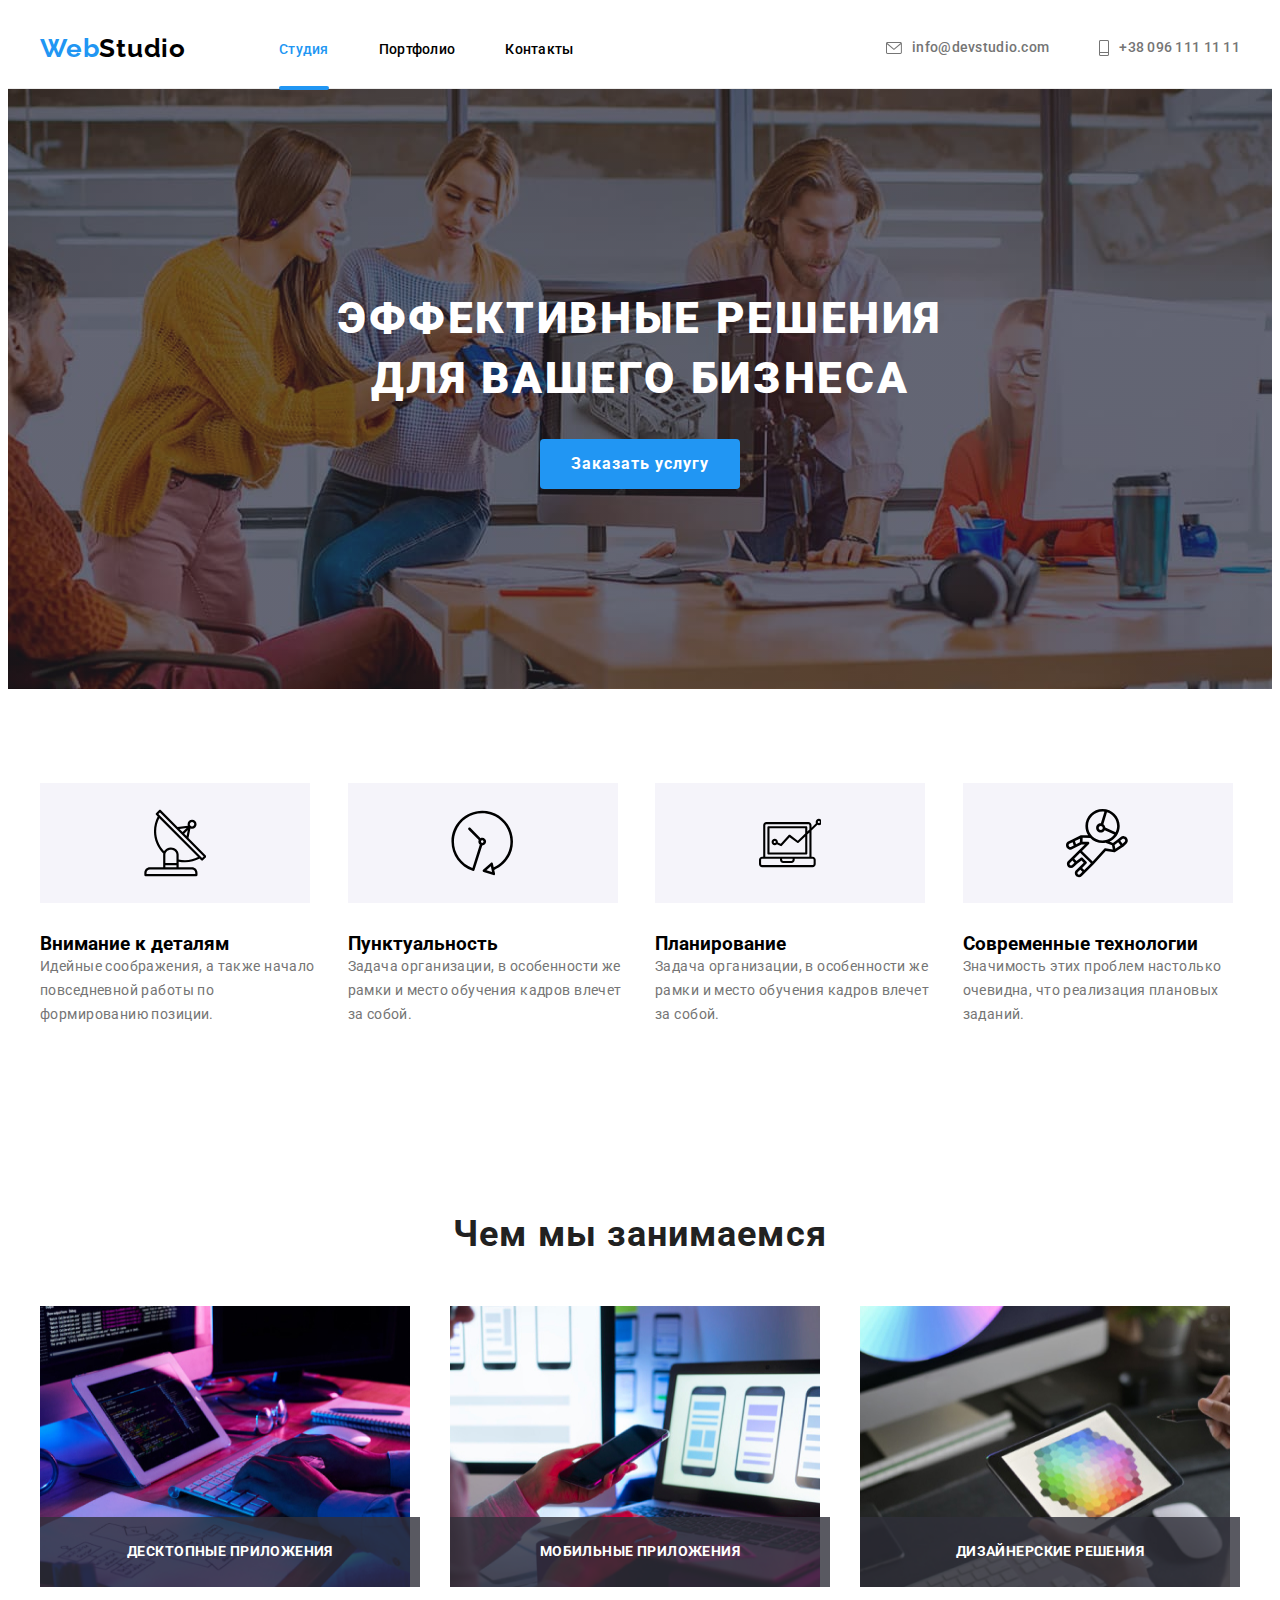
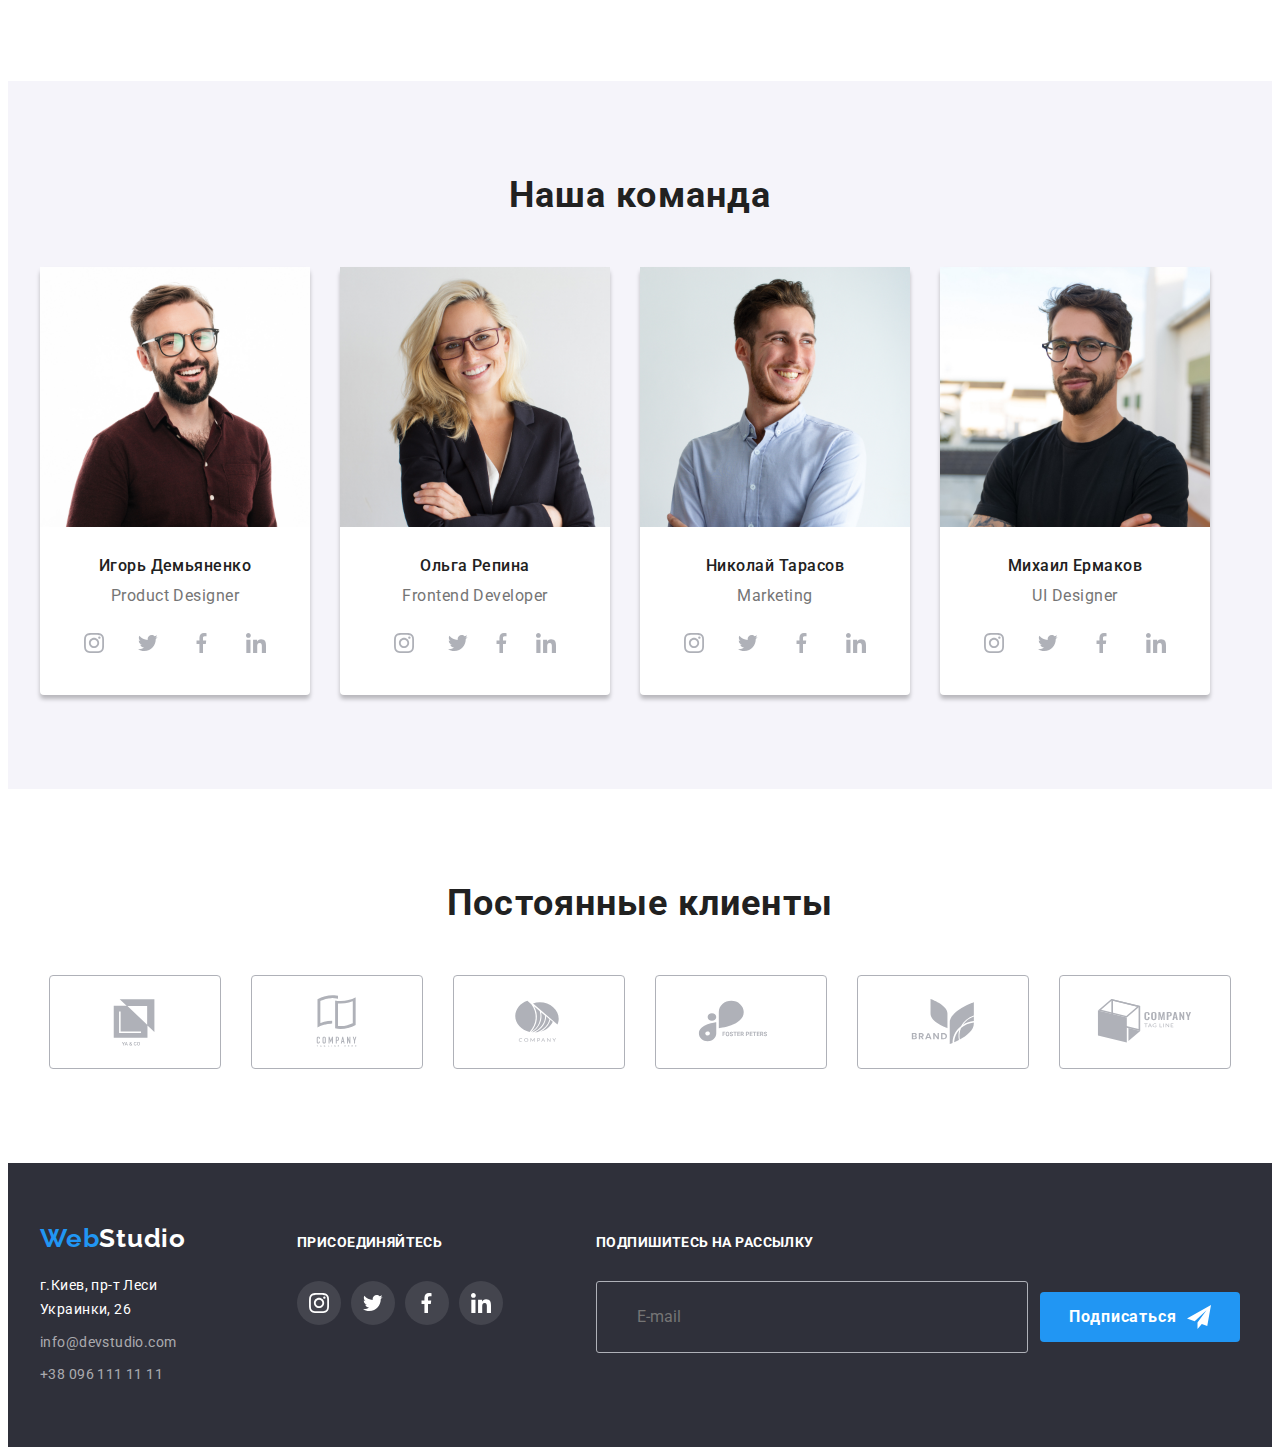
<file: index.html>
<!DOCTYPE html>

<html lang="en">

<head>
    <meta charset="UTF-8">
    <meta http-equiv="X-UA-Compatible" content="IE=edge">
    <meta name="viewport" content="width=device-width, initial-scale=1.0">
    <title>Document</title>
    <link rel="preconnect" href="https://fonts.googleapis.com">
    <link rel="preconnect" href="https://fonts.gstatic.com" crossorigin>
    <link href="https://fonts.googleapis.com/css2?family=Raleway:wght@700&family=Roboto:wght@400;500;700;900&display=swap"
        rel="stylesheet">
    <link rel="stylesheet" href="https://cdnjs.cloudflare.com/ajax/libs/modern-normalize/1.1.0/modern-normalize.min.css"
        integrity="sha512-wpPYUAdjBVSE4KJnH1VR1HeZfpl1ub8YT/NKx4PuQ5NmX2tKuGu6U/JRp5y+Y8XG2tV+wKQpNHVUX03MfMFn9Q=="
        crossorigin="anonymous" referrerpolicy="no-referrer" />
    <link rel="stylesheet" href="./css/main.min.css">
    
</head>

<body>
    <header class="header">
        <div class="header__container container">
        <a class="logo header__logo" href=" ">Web<span class="logo__dark">Studio</span></a>
        <nav class="nav-menu">
            <ul class="nav">
                <li class="nav__item"><a class="nav__link nav__link--current" href="">Студия</a></li>
                <li class="nav__item"><a class="nav__link" href="./portfolio.html">Портфолио</a></li>
                <li class="nav__item"><a class="nav__link" href="">Контакты</a></li>
            </ul>
            </nav>

            <ul class="contacts">
                <li class="contacts__item">
                    <a class="contacts__link" href="mailto:info@devstudio.com">
                        <svg class="contacts-mail__icon" width="16px" height="12px">
                            <use href="./images/icons.svg#icon-envelope"></use>
                        </svg>info@devstudio.com
                    </a>
                </li>

                <li class="contacts__item">
                    <a class="contacts__link" href="tel:+380961111111">
                        <svg class="contacts-tel__icon" width="10px" height="16px">
                            <use href="./images/icons.svg#icon-phone"></use>
                        </svg>+38 096 111 11 11
                    </a>
                </li>
            </ul>
        </div>
    </header>


    <main>
        <section class="hero">
            <div class="container hero-container">
                <h1 class="hero__title">Эффективные решения <br>
                    для вашего бизнеса</h1>
                <button class="hero__button" data-modal-open type="button">Заказать услугу</button>          
            </div>
        </section>
        
        <section class="section">
            <div class="container">
            <h2 class="section__title ghost">Принципы работы</h2>
            <ul class="features">
                <li class="features__item">
                    <div class="features-box">
                        <svg class="features__icon" width="62.32px" height="70px">
                        <use href="./images/icons.svg#icon-icon1"></use>
                        </svg>
                    </div>
                    <h3 class="features__title">Внимание к деталям</h3>
                    <p class="features__text">Идейные соображения, а также начало повседневной работы по формированию позиции.</p>
                </li>

                <li class="features__item">
                    <div class="features-box">
                        <svg class="features__icon" width="62.32px" height="70px">
                            <use href="./images/icons.svg#icon-icon2"></use>
                        </svg>
                    </div>

                    <h3 class="features__title">Пунктуальность</h3>
                    <p class="features__text">Задача организации, в особенности же рамки и место обучения кадров влечет за собой.</p>
                </li>

                <li class="features__item">
                    <div class="features-box">
                        <svg class="features__icon" width="62.32px" height="70px">
                            <use href="./images/icons.svg#icon-icon3"></use>
                        </svg>
                    </div>
                    <h3 class="features__title">Планирование</h3>
                    <p class="features__text">Задача организации, в особенности же рамки и место обучения кадров влечет за собой.</p>
                </li>
                <li class="features__item">
                    <div class="features-box">
                        <svg class="features__icon" width="62.32px" height="70px">
                            <use href="./images/icons.svg#icon-icon4"></use>
                        </svg>
                    </div>
                    <h3 class="features__title">Современные технологии</h3>
                    <p class="features__text">Значимость этих проблем настолько очевидна, что реализация плановых заданий.</p>
                </li>
            </ul>
            </div>
        </section>

        <section class="section">
            <div class="container">
            <h2 class="section__title">Чем мы занимаемся</h2>
            <ul class="works">
                <li class="works__item">
                    <img src="./images/box1.jpg" alt="Планшет и клавиатуара" width="370" height="281">
                    <p class="works__content">Десктопные приложения</p>
                </li>
                <li class="works__item">
                    <img src="./images/box2.jpg" alt="Ноутбук" width="370" height="281">
                    <p class="works__content">Мобильные приложения</p>
                </li>
                <li class="works__item">
                    <img src="./images/box3.jpg" alt="Планшет, клавиатуара, телефон" width="370" height="281">
                    <p class="works__content">Дизайнерские решения</p>
                </li>
            </ul>
            </div>
        </section>

        <section class="section team__background">
            <div class="container">
            <h2 class="section__title">Наша команда</h2>
            <ul class="team">
                <li class="team__item"><img src="./images/img3.jpg" alt="Сотрудник компании 1" width="270" height="260">
                    <div class="team__content">
                    <h3 class="team__title">Игорь Демьяненко</h3>
                    <p class="team__text">Product Designer</p>
                    <ul class="media">
                        <li class="media__item">
                            <a href="" 
                            class="card__link media__link"><svg class="media__icon" width="20px" height="20px">
                                <use href="./images/icons.svg#icon-icon0"></use>
                            </svg></a>
                            
                        </li>
                        <li class="media__item">
                            <a href="" class="card__link media__link"><svg class="media__icon" width="20px" height="20px">
                                <use href="./images/icons.svg#icon-icon5"></use>
                            </svg></a>
                        </li>
                        <li class="media__item">
                            <a href="" class="card__link media__link"><svg class="media__icon" width="20px" height="20px">
                                <use href="./images/icons.svg#icon-icon6"></use>
                            </svg></a>
                        </li>
                        <li class="media__item">
                            <a href="" class="card__link media__link"><svg class="media__icon" width="20px" height="20px">
                                <use href="./images/icons.svg#icon-linkedin"></use>
                            </svg></a>
                        </li>
                    </ul>
                    </div>
                </li>
                <li class="team__item"><img src="./images/img4.jpg" alt="Сотрудник компании 2" width="270" height="260">
                    <div class="team__content">
                    <h3 class="team__title">Ольга Репина</h3>
                    <p class="team__text">Frontend Developer</p>
                    <ul class="media">
                        <li class="media__item">
                            <a href="" class="card__link media__link"><svg class="media__icon" width="20px" height="20px">
                                    <use href="./images/icons.svg#icon-icon0"></use>
                                </svg></a>
                    
                        </li>
                        <li class="media__item">
                            <a href="" class="card__link media__link"><svg class="media__icon" width="20px" height="20px">
                                    <use href="./images/icons.svg#icon-icon5"></use>
                                </svg></a>
                        </li>
                        <li class="medi__item">
                            <a href="" class="card__link media__link"><svg class="media__icon" width="20px" height="20px">
                                    <use href="./images/icons.svg#icon-icon6"></use>
                                </svg></a>
                        </li>
                        <li class="media__item">
                            <a href="" class="card__link media__link"><svg class="media__icon" width="20px" height="20px">
                                    <use href="./images/icons.svg#icon-linkedin"></use>
                                </svg></a>
                        </li>
                    </ul>
                    </div>
                </li>
                <li class="team__item"><img src="./images/img1.jpg" alt="Сотрудник компании 3" width="270" height="260">
                    <div class="team__content">
                    <h3 class="team__title">Николай Тарасов</h3>
                    <p class="team__text">Marketing</p>
                    <ul class="media">
                        <li class="media__item">
                            <a href="" class="card__link media__link"><svg class="media__icon" width="20px" height="20px">
                                    <use href="./images/icons.svg#icon-icon0"></use>
                                </svg></a>
                    
                        </li>
                        <li class="media__item">
                            <a href="" class="card__link media__link"><svg class="media__icon" width="20px" height="20px">
                                    <use href="./images/icons.svg#icon-icon5"></use>
                                </svg></a>
                        </li>
                        <li class="media__item">
                            <a href="" class="card__link media__link"><svg class="media__icon" width="20px" height="20px">
                                    <use href="./images/icons.svg#icon-icon6"></use>
                                </svg></a>
                        </li>
                        <li class="media__item">
                            <a href="" class="card__link media__link"><svg class="media__icon" width="20px" height="20px">
                                    <use href="./images/icons.svg#icon-linkedin"></use>
                                </svg></a>
                        </li>
                    </ul>
                    </div>
                </li>
                <li class="team__item"><img src="./images/img2.jpg" alt="Сотрудник компании 4" width="270" height="260">
                    <div class="team__content">
                    <h3 class="team__title">Михаил Ермаков</h3>
                    <p class="team__text">UI Designer</p>
                    <ul class="media">
                        <li class="media__item">
                            <a href="" class="card__link media__link"><svg class="media__icon" width="20px" height="20px">
                                    <use href="./images/icons.svg#icon-icon0"></use>
                                </svg></a>
                    
                        </li>
                        <li class="media__item">
                            <a href="" class="card__link media__link"><svg class="media__icon" width="20px" height="20px">
                                    <use href="./images/icons.svg#icon-icon5"></use>
                                </svg></a>
                        </li>
                        <li class="media__item">
                            <a href="" class="card__link media__link"><svg class="media__icon" width="20px" height="20px">
                                    <use href="./images/icons.svg#icon-icon6"></use>
                                </svg></a>
                        </li>
                        <li class="media__item">
                            <a href="" class="card__link media__link"><svg class="media__icon" width="20px" height="20px">
                                    <use href="./images/icons.svg#icon-linkedin"></use>
                                </svg></a>
                        </li>
                    </ul>
                    </div>
                </li>
            </ul>
            
            </div>
        </section>
        <section class="section">
            <div class="container">
                <h2 class="section__title">Постоянные клиенты</h2>
                <ul class="clients">
                    <li class="clients__item">
                        <a class="clients__link" href=""><svg class="clients__icon" width="106" height="60">
                            <use href="./images/icons.svg#icon-icon7"></use>
                        </svg>
                        </a>
                    </li>
                    <li class="clients__item">
                        <a class="clients__link" href=""><svg class="clients__icon" width="106" height="60">
                                <use href="./images/icons.svg#icon-icon8"></use>
                            </svg>
                        </a>
                    </li>
                    <li class="clients__item">
                        <a class="clients__link" href=""><svg class="clients__icon" width="160" height="60">
                                <use href="./images/icons.svg#icon-icon9"></use>
                            </svg>
                        </a>
                    </li>
                    <li class="clients__item">
                        <a class="clients__link" href=""><svg class="clients__icon" width="106" height="60">
                                <use href="./images/icons.svg#icon-icon10"></use>
                            </svg>
                        </a>
                    </li>
                    <li class="clients__item">
                        <a class="clients__link" href=""><svg class="clients__icon" width="106" height="60">
                                <use href="./images/icons.svg#icon-icon11"></use>
                            </svg>
                        </a>
                    </li>
                    <li class="clients__item">
                        <a class="clients__link" href=""><svg class="clients__icon" width="106" height="60">
                                <use href="./images/icons.svg#icon-icon12"></use>
                            </svg>
                        </a>
                    </li>
                </ul>
            </div>

        </section>
    </main>
    

    <footer class="footer">
        <div class="container">
            <div class="footer-wrap">

                <div class="footer-address">
                    <a class="logo" href=" ">Web<span class="logo__light">Studio</span></a>
                    <address>
                    <ul class="address">
                    <li class="address__item"><a class="address__map"
                            href=" https://www.google.com/maps/d/viewer?msa=0&mid=10uSM3H-mIU3GznYo2szRIEphczw&ll=50.42846404797734%2C30.542630877291053&z=16">г.Киев,
                            пр-т Леси Украинки, 26</a></li>
                    <li class="address__item"><a class="address__mail" href="mailto:info@devstudio.com">info@devstudio.com</a></li>
                    <li class="address__item"><a class="address__tel" href="tel:+380961111111">+38 096 111 11 11</a></li>
                    </ul>
                    </address>
                </div>  

                <div class="footer-media">
                    <p class="footer__text">присоединяйтесь</p>
                    <ul class="media">
                        <li class="media__item">
                            <a href="" class="footer__link media__link"><svg class="media__icon" width="20px" height="20px">
                                    <use href="./images/icons.svg#icon-icon0"></use>
                                </svg></a>
                    
                        </li>
                        <li class="media__item">
                            <a href="" class="footer__link media__link"><svg class="media__icon" width="20px" height="20px">
                                    <use href="./images/icons.svg#icon-icon5"></use>
                                </svg></a>
                        </li>
                        <li class="media__item">
                            <a href="" class="footer__link media__link"><svg class="media__icon" width="20px" height="20px">
                                    <use href="./images/icons.svg#icon-icon6"></use>
                                </svg></a>
                        </li>
                        <li class="media__item">
                            <a href="" class="footer__link media__link"><svg class="media__icon" width="20px" height="20px">
                                    <use href="./images/icons.svg#icon-linkedin"></use>
                                </svg></a>
                        </li>
                    </ul>
                </div>

                <div class="footer-subscription">
                    <p class="footer__text">Подпишитесь на рассылку</p>

                

                           
            <form class="footer-form">
                <div class="input-wrapper">               
                    <input
                        type="text"
                        class="form__input footer__input"
                        name="e-mail"
                        id="subscribe"
                        placeholder="E-mail"/>
                        <button class="hero__button footer__button" type="submit" data-modal-open type="button">Подписаться

                                        <svg class="button__icon" width="24px" height="24px">
                                            <use href="./images/icons.svg#icon-send"></use>
                                        </svg>

                                    </button>
                            </form> 
                </div>
        </div>
                </div>
            <!-- </div>
        </div> -->
    </footer>

    <div class="backdrop is-hidden" data-modal>
        <div class="modal">
            <button type="button" class="modal__close" data-modal-close>
                <svg class="icon__close" width="18px" height="18px">
                    <use href="./images/icons.svg#icon-close"></use>
                </svg>
            </button>
            <p class="modal__title">Оставьте свои данные, мы вам перезвоним</p>
           

            <form class="form" autocomplete="off">
                <div class="form-field">
                    <label for="name" class="form__label">Имя</label>
                    <input
                        type="text"
                        class="form__input"
                        name="name"
                        id="name"
                        placeholder=" "/>

                    <span class="icon__person input__icon">
                        <svg class="icon__close" width="12px" height="12px">
                            <use href="./images/icons.svg#icon-person"></use>
                        </svg>
                    </span>
                
                </div>


                <div class="form-field">
                    <label for="tel" class="form__label">Телефон</label>
                    <input
                        type="tel"
                        class="form__input"
                        name="tel"
                        id="tel"
                        placeholder=" "/>
                        
                    <span class="icon__telephon input__icon">
                        <svg class="icon__close" width="13px" height="13px">
                            <use href="./images/icons.svg#icon-telephone"></use>
                        </svg>
                    </span>
                    </div>


                <div class="form-field">
                    <label for="mail" class="form__label">Почта</label>
                    <input
                        type="email"
                        class="form__input"
                        name="mail"
                        id="mail"
                        placeholder=" "/>
                   
                    <span class="icon__mail input__icon">
                        <svg class="icon__close" width="15px" height="12px">
                            <use href="./images/icons.svg#icon-mail"></use>
                        </svg>
                    </span>
                </div>

                <div class="form-field">
                    <label for="user__text" class="form__label">Комментарий</label>
                    <textarea
                      name="user-text"
                      id="user-text"
                      class="form__textarea"
                      placeholder="Введите текст"
                    ></textarea>                    
                  </div>

                <div class="form-field form-policy">
                    <input
                      type="checkbox"
                      name="policy"
                      id="policy"
                      class="policy-check check__hidden"
                    />
                    <label for="policy" class="check__text">
                     <span>
                        <svg class="policy__icon" width="16" height="15">
                          <use href="./images/icons.svg#icon-check"></use>
                        </svg>
                      </span>
                      Соглашаюсь с рассылкой и принимаю &nbsp 
                      <a href="" class="modal__link"> Условия договора</a></label
                    >
                </div>

                <div class="btn-wrap">
                    <button class="hero__button modal__button" type="submit" data-modal-open type="button">Отправить</button>
                </div>
                

            </form>
        </div>
    </div>
    
    <script src="./js/madal.js"></script>
</body>

</html>
</file>
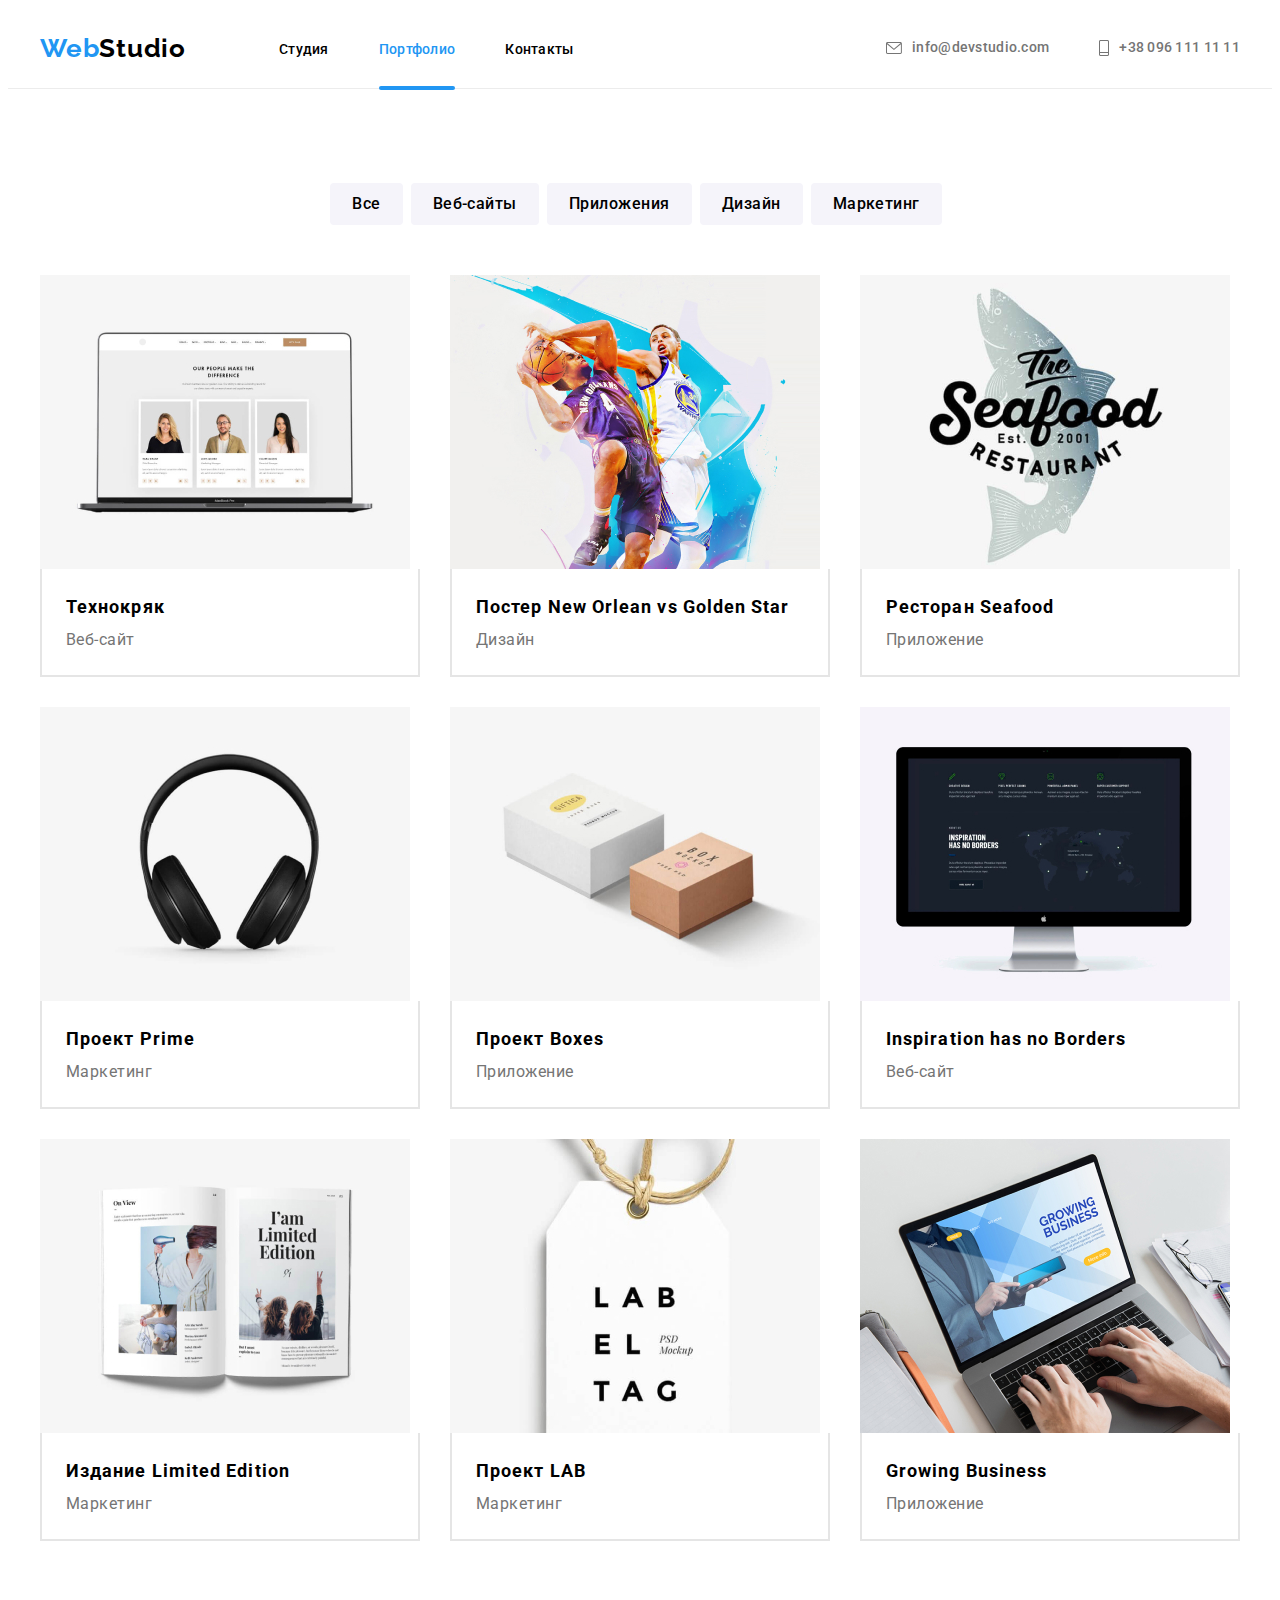
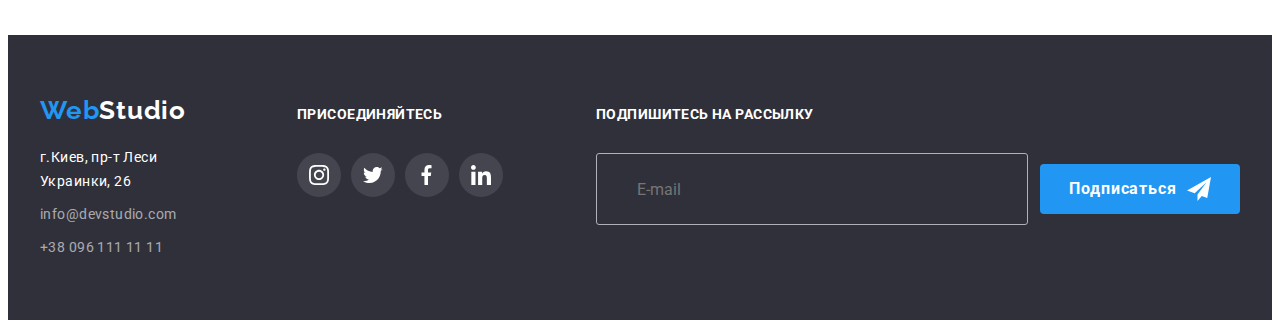
<file: portfolio.html>
<!DOCTYPE html>
<html lang="en">
<head>
    <meta charset="UTF-8">
    <meta http-equiv="X-UA-Compatible" content="IE=edge">
    <meta name="viewport" content="width=device-width, initial-scale=1.0">
    <title>Document</title>
    <link rel="preconnect" href="https://fonts.googleapis.com">
    <link rel="preconnect" href="https://fonts.gstatic.com" crossorigin>
    <link href="https://fonts.googleapis.com/css2?family=Raleway:wght@700&family=Roboto:wght@400;500;700;900&display=swap"
        rel="stylesheet">
        <link rel="stylesheet" href="https://cdnjs.cloudflare.com/ajax/libs/modern-normalize/1.1.0/modern-normalize.min.css"
            integrity="sha512-wpPYUAdjBVSE4KJnH1VR1HeZfpl1ub8YT/NKx4PuQ5NmX2tKuGu6U/JRp5y+Y8XG2tV+wKQpNHVUX03MfMFn9Q=="
            crossorigin="anonymous" referrerpolicy="no-referrer" />
    <link rel="stylesheet" href="./css/main.min.css">
</head>
<body>

    <header class="header">
        <div class="header__container container">
        <a class="logo header__logo" href=" ">Web<span class="logo__dark">Studio</span></a>
        <nav class="nav-menu">
            <ul class="nav">
                <li class="nav__item"><a class="nav__link" href="./index.html">Студия</a></li>
                <li class="nav__item"><a class="nav__link nav__link--current" href="">Портфолио</a></li>
                <li class="nav__item"><a class="nav__link" href="">Контакты</a></li>
            </ul>
            </nav>

            <ul class="contacts">
                <li class="contacts__item">
                    <a class="contacts__link" href="mailto:info@devstudio.com">
                        <svg class="contacts-mail__icon" width="16px" height="12px">
                            <use href="./images/icons.svg#icon-envelope"></use>
                        </svg>info@devstudio.com
                    </a>
                </li>

                <li class="contacts__item">
                    <a class="contacts__link" href="tel:+380961111111">
                        <svg class="contacts-tel__icon" width="10px" height="16px">
                            <use href="./images/icons.svg#icon-phone"></use>
                        </svg>+38 096 111 11 11
                    </a>
                </li>
            </ul>
        </div>
    </header>
     <main>
        <section class="section">
            <div class="container">
        <h1 class="filters-title ghost">Портфолио</h1>
        <ul class="btn list">
                <li class="filter__item"><button class="filter__button" type="button">Все</button></li>
                <li class="filter__item"><button class="filter__button" type="button">Веб-сайты</button></li>
                <li class="filter__item"><button class="filter__button" type="button">Приложения</button></li>
                <li class="filter__item"><button class="filter__button" type="button">Дизайн</button></li>
                <li class="filter__item"><button class="filter__button" type="button">Маркетинг</button></li>  
        </ul>
        
        <ul class="gallery">
                    <li class="gallery__item">

                        <a class="gallery__link" href="">
                        <div class="gallery__wrapper">
                        <img src="./images/img5.jpg" alt="Фото сотрудников на ноутбуке" width="370" height="294">
                        <p class="gallery__content">Технокряк это современная площадка распространения коронавируса. 
                            Компании используют эту платформу для цифрового шпионажа и атак на защищённые сервера 
                            конкурентов.</p>
                        </div>
                       
                        <div class="gallery__box">
                        <h2 class="gallery__title">Технокряк</h2>
                        <p class="gallery__text">Веб-сайт</p>
                        </div>
                        </a>
                    </li>
                        

                    <li class="gallery__item">
                        <a class="gallery__link" href="">
                        <div class="gallery__wrapper">
                        <img src="./images/img6.jpg" alt="Два баскетбольных игрока" width="370" height="294">
                        <p class="gallery__content">Технокряк это современная площадка распространения коронавируса. 
                            Компании используют эту платформу для цифрового шпионажа и атак на защищённые сервера 
                            конкурентов.</p>
                        </div>
                        <div class="gallery__box">
                        <h2 class="gallery__title">Постер New Orlean vs Golden Star</h2>
                        <p class="gallery__text">Дизайн</p>
                        </div>
                        </a>
                    </li>

                    <li class="gallery__item">
                        <a class="gallery__link" href="">
                        <div class="gallery__wrapper">                        
                        <img src="./images/img7.jpg" alt="Логотип ресторана" width="370" height="294">
                        <p class="gallery__content">Технокряк это современная площадка распространения коронавируса. 
                            Компании используют эту платформу для цифрового шпионажа и атак на защищённые сервера 
                            конкурентов.</p>
                        </div>
                        <div class="gallery__box">
                        <h2 class="gallery__title">Ресторан Seafood</h2>
                        <p class="gallery__text">Приложение</p>
                        </div>
                        </a>
                    </li>

                    <li class="gallery__item">
                        <a class="gallery__link" href="">
                        <div class="gallery__wrapper">
                        <img src="./images/img8.jpg" alt="Наушники" width="370" height="294">
                        <p class="gallery__content">Технокряк это современная площадка распространения коронавируса. 
                            Компании используют эту платформу для цифрового шпионажа и атак на защищённые сервера 
                            конкурентов.</p>
                        </div>
                        <div class="gallery__box">
                        <h2 class="gallery__title">Проект Prime</h2>
                        <p class="gallery__text">Маркетинг</p>
                        </div>
                        </a>
                    </li>

                    <li class="gallery__item">
                        <a class="gallery__link" href="">
                        <div class="gallery__wrapper">
                        <img src="./images/img9.jpg" alt="Коробки" width="370" height="294">
                        <p class="gallery__content">Технокряк это современная площадка распространения коронавируса. 
                            Компании используют эту платформу для цифрового шпионажа и атак на защищённые сервера 
                            конкурентов.</p>
                        </div>
                        <div class="gallery__box">
                        <h2 class="gallery__title">Проект Boxes</h2>
                        <p class="gallery__text">Приложение</p>
                        </div>
                        </a>
                    </li>

                    <li class="gallery__item">
                        <a class="gallery__link" href="">
                        <div class="gallery__wrapper">
                        <img src="./images/img10.jpg" alt="Монитор" width="370" height="294">
                        <p class="gallery__content">Технокряк это современная площадка распространения коронавируса. 
                            Компании используют эту платформу для цифрового шпионажа и атак на защищённые сервера 
                            конкурентов.</p>
                        </div>
                        <div class="gallery__box">
                        <h2 class="gallery__title">Inspiration has no Borders</h2>
                        <p class="gallery__text">Веб-сайт</p>
                        </div>
                        </a>
                    </li>

                    <li class="gallery__item">
                        <a class="gallery__link" href="">
                        <div class="gallery__wrapper">
                        <img src="./images/img11.jpg" alt="Раскрытая книга" width="370" height="294">
                        <p class="gallery__content">Технокряк это современная площадка распространения коронавируса. 
                            Компании используют эту платформу для цифрового шпионажа и атак на защищённые сервера 
                            конкурентов.</p>
                        </div>
                        <div class="gallery__box">
                        <h2 class="gallery__title">Издание Limited Edition</h2>
                        <p class="gallery__text">Маркетинг</p>
                        </div>
                        </a>
                    </li>

                    <li class="gallery__item">
                        <a class="gallery__link" href="">
                        <div class="gallery__wrapper">
                        <img src="./images/img12.jpg" alt="Бирка" width="370" height="294">
                        <p class="gallery__content">Технокряк это современная площадка распространения коронавируса. 
                            Компании используют эту платформу для цифрового шпионажа и атак на защищённые сервера 
                            конкурентов.</p>
                        </div>
                        <div class="gallery__box">
                        <h2 class="gallery__title">Проект LAB</h2>
                        <p class="gallery__text">Маркетинг</p>
                        </div>
                        </a>
                    </li>
                    
                    <li class="gallery__item">
                        <a class="gallery__link" href="">
                        <div class="gallery__wrapper">
                        <img src="./images/img13.jpg" alt="Ноутбук" width="370" height="294">
                        <p class="gallery__content">Технокряк это современная площадка распространения коронавируса. 
                            Компании используют эту платформу для цифрового шпионажа и атак на защищённые сервера 
                            конкурентов.</p>
                        </div>
                        <div class="gallery__box">
                        <h2 class="gallery__title">Growing Business</h2>
                        <p class="gallery__text">Приложение</p>
                        </div>
                        </a>
                    </li>    
        </ul>
        </div>
  
        </section>
    </main>
    <footer class="footer">
        <div class="container">
            <div class="footer-wrap">

                <div class="footer-address">
                    <a class="logo" href=" ">Web<span class="logo__light">Studio</span></a>
                    <address>
                    <ul class="address">
                    <li class="address__item"><a class="address__map"
                            href=" https://www.google.com/maps/d/viewer?msa=0&mid=10uSM3H-mIU3GznYo2szRIEphczw&ll=50.42846404797734%2C30.542630877291053&z=16">г.Киев,
                            пр-т Леси Украинки, 26</a></li>
                    <li class="address__item"><a class="address__mail" href="mailto:info@devstudio.com">info@devstudio.com</a></li>
                    <li class="address__item"><a class="address__tel" href="tel:+380961111111">+38 096 111 11 11</a></li>
                    </ul>
                    </address>
                </div>  

                <div class="footer-media">
                    <p class="footer__text">присоединяйтесь</p>
                    <ul class="media">
                        <li class="media__item">
                            <a href="" class="footer__link media__link"><svg class="media__icon" width="20px" height="20px">
                                    <use href="./images/icons.svg#icon-icon0"></use>
                                </svg></a>
                    
                        </li>
                        <li class="media__item">
                            <a href="" class="footer__link media__link"><svg class="media__icon" width="20px" height="20px">
                                    <use href="./images/icons.svg#icon-icon5"></use>
                                </svg></a>
                        </li>
                        <li class="media__item">
                            <a href="" class="footer__link media__link"><svg class="media__icon" width="20px" height="20px">
                                    <use href="./images/icons.svg#icon-icon6"></use>
                                </svg></a>
                        </li>
                        <li class="media__item">
                            <a href="" class="footer__link media__link"><svg class="media__icon" width="20px" height="20px">
                                    <use href="./images/icons.svg#icon-linkedin"></use>
                                </svg></a>
                        </li>
                    </ul>
                </div>

                <div class="footer-subscription">
                    <p class="footer__text">Подпишитесь на рассылку</p>
                           
            <form class="footer-form">
                <div class="input-wrapper">               
                    <input
                        type="text"
                        class="form__input footer__input"
                        name="e-mail"
                        id="subscribe"
                        placeholder="E-mail"/>
                        <button class="hero__button footer__button" type="submit" data-modal-open type="button">Подписаться

                                        <svg class="button__icon" width="24px" height="24px">
                                            <use href="./images/icons.svg#icon-send"></use>
                                        </svg>

                                    </button>
                            </form> 
                </div>
        </div>
                </div>
            <!-- </div>
        </div> -->
    </footer>

</body>
</html>
</file>
<file: css/main.min.css>
:root{--brand-color: #2196f3;--accent-color: black;--text-color: #757575;--letter-color: #ffffff;--background-color: #f5f4fa;--footer-color: #2f303a;--icon-color: #afb1b8;--animation-function: 250ms cubic-bezier(0.4, 0, 0.2, 1)}h1,h2,h3,h4,h5,h6{margin:0}p{margin:0}button{cursor:pointer}img{display:block}a{text-decoration:none}ul{margin:0;padding:0;list-style:none}body{font-family:Roboto, sans-serif;background-color:#ffffff}.list{list-style:none}.section{padding-top:94px;padding-bottom:94px}.ghost{position:absolute;width:1px;height:1px;margin:1px;padding:0;overflow:hidden;border:0;clip:rect(0 0 0 0)}.container{width:1200px;padding-left:15px;padding-right:15px;margin:0 auto}.header{border-bottom:1px solid #ececec}.header__container{display:-webkit-box;display:-ms-flexbox;display:flex;-webkit-box-align:center;-ms-flex-align:center;align-items:center;-ms-flex-pack:distribute;justify-content:space-around;height:80px}.logo{font-family:Raleway, sans-serif;font-weight:700;font-size:26px;line-height:1.19;letter-spacing:0.03em;color:var(--brand-color)}.header__logo{margin-right:93px}.logo__dark{color:var(--accent-color)}.logo__light{color:var(--letter-color)}.nav{display:-webkit-box;display:-ms-flexbox;display:flex}.nav__link{font-weight:500;font-size:14px;line-height:1.14;letter-spacing:0.02em;color:var(--accent-color);-webkit-transition:color var(--animation-function);transition:color var(--animation-function)}.nav__link:hover,.nav__link:focus{color:var(--brand-color)}.nav__link.nav__link--current{color:var(--brand-color)}.nav__item{margin-right:50px}.nav__link--current{position:relative}.nav__link--current::after{content:" ";width:100%;height:4px;border-radius:2px;position:absolute;background-color:var(--brand-color);left:0;bottom:-33px}.media{display:-webkit-box;display:-ms-flexbox;display:flex;-webkit-box-pack:center;-ms-flex-pack:center;justify-content:center}.media__item+.media__item{margin-left:10px}.media__link{width:44px;height:44px;border-radius:50%;display:-webkit-box;display:-ms-flexbox;display:flex;-webkit-box-pack:center;-ms-flex-pack:center;justify-content:center;-webkit-box-align:center;-ms-flex-align:center;align-items:center}.media__icon{fill:currentColor}.contacts{display:-webkit-box;display:-ms-flexbox;display:flex;margin-left:auto}.contacts__item:not(:last-of-type){margin-right:50px}.contacts__link{font-weight:500;font-size:14px;line-height:1.14;letter-spacing:0.02em;color:var(--text-color);display:-webkit-box;display:-ms-flexbox;display:flex;-webkit-box-align:center;-ms-flex-align:center;align-items:center;-webkit-transition:color var(--animation-function);transition:color var(--animation-function)}.contacts__link:hover,.contacts__link:focus{color:var(--brand-color)}.contacts-mail__icon{fill:currentColor;margin-right:10px}.contacts-tel__icon{fill:currentColor;margin-right:10px}.hero{text-align:center;background-color:#2f303a;padding-top:200px;padding-bottom:200px;background-image:-webkit-gradient(linear, left top, left bottom, from(rgba(47,48,58,0.4)), to(rgba(47,48,58,0.4))),url(../images/hero.jpg);background-image:linear-gradient(rgba(47,48,58,0.4), rgba(47,48,58,0.4)),url(../images/hero.jpg);background-repeat:no-repeat;background-position:center;background-size:cover;max-width:1600px;margin-left:auto;margin-right:auto}.hero__title{font-weight:900;font-size:44px;line-height:1.36;letter-spacing:0.06em;text-transform:uppercase;color:var(--letter-color);text-align:center}.hero__button{background-color:var(--brand-color);font-family:Roboto;font-weight:700;font-size:16px;line-height:1.87;letter-spacing:0.06em;color:var(--letter-color);margin-top:30px;border-radius:4px;-webkit-transition:background-color,var(--animation-function),-webkit-box-shadow;transition:background-color,var(--animation-function),-webkit-box-shadow;transition:background-color,box-shadow,var(--animation-function);transition:background-color,box-shadow,var(--animation-function),-webkit-box-shadow;border-color:transparent;width:200px;height:50px}.hero__button:hover,.hero__button:active{background-color:#55a7eb;-webkit-box-shadow:0px 4px 4px rgba(0,0,0,0.15);box-shadow:0px 4px 4px rgba(0,0,0,0.15)}.features{display:-webkit-box;display:-ms-flexbox;display:flex}.features__item{width:calc((100% - 90px) / 4);margin-right:30px}.features__item:nth-child(4n){margin-right:0}.features__item:nth-last-child(- n+4){margin-bottom:0}.features-box{width:270px;height:120px;background-color:#f5f4fa;display:-webkit-box;display:-ms-flexbox;display:flex;-webkit-box-align:center;-ms-flex-align:center;align-items:center;-webkit-box-pack:center;-ms-flex-pack:center;justify-content:center;margin-bottom:30px}.section-title{text-align:center;font-weight:700;font-size:36px;line-height:1.16;letter-spacing:0.03em;color:#212121;margin-bottom:50px}.features__text{font-size:14px;line-height:1.71;letter-spacing:0.03em;text-transform:none;color:var(--text-color)}.works{display:-webkit-box;display:-ms-flexbox;display:flex;-ms-flex-wrap:wrap;flex-wrap:wrap;margin:-15px}.section__title{text-align:center;font-weight:700;font-size:36px;line-height:1.16;letter-spacing:0.03em;color:#212121;margin-bottom:50px}.works__item{-ms-flex-preferred-size:calc((100% - 90px)/ 3);flex-basis:calc((100% - 90px)/ 3);margin:15px;position:relative}.works__content{position:absolute;bottom:0;background-color:rgba(47,48,58,0.8);width:100%;height:70px;font-weight:700;font-size:14px;line-height:1.14;letter-spacing:0.03em;text-transform:uppercase;color:var(--letter-color);display:-webkit-box;display:-ms-flexbox;display:flex;-webkit-box-align:center;-ms-flex-align:center;align-items:center;-webkit-box-pack:center;-ms-flex-pack:center;justify-content:center}.team__background{background-color:var(--background-color)}.team{display:-webkit-box;display:-ms-flexbox;display:flex;-ms-flex-wrap:wrap;flex-wrap:wrap}.section-title{text-align:center;font-weight:700;font-size:36px;line-height:1.16;letter-spacing:0.03em;color:#212121;margin-bottom:50px}.team__item{font-weight:500;font-size:16px;line-height:1.26;letter-spacing:0.03em;color:var(--accent-color);width:270px;height:428px;margin-right:30px;background-color:var(--letter-color);border-radius:4px;-webkit-box-shadow:0px 4px 4px 0px rgba(0,0,0,0.25);box-shadow:0px 4px 4px 0px rgba(0,0,0,0.25)}.team__item:nth-child(4n){margin-right:0}.team__item:nth-last-child(- n+4){margin-bottom:0}.team__title{font-weight:500;font-size:16px;line-height:1.18;letter-spacing:0.03em;color:#212121;margin-bottom:10px}.team__text{font-weight:normal;font-size:16px;line-height:1.19;letter-spacing:0.03em;color:var(--text-color);margin-bottom:16px}.team__content{text-align:center;padding:30px 0}.card__link{background-color:#ffffff;color:var(--icon-color);-webkit-transition:background-color var(--animation-function),color,var(--animation-function);transition:background-color var(--animation-function),color,var(--animation-function)}.card__link:hover,.card__link:focus{background-color:var(--brand-color);color:var(--letter-color)}.clients{display:-webkit-box;display:-ms-flexbox;display:flex;-webkit-box-pack:center;-ms-flex-pack:center;justify-content:center;list-style:none}.section-title{text-align:center;font-weight:700;font-size:36px;line-height:1.16;letter-spacing:0.03em;color:#212121;margin-bottom:50px}.clients__item:not(:last-child){margin-right:30px}.clients__link{outline:0;width:170px;height:92px;background-color:#ffffff;border:1px solid currentColor;border-radius:4px;display:-webkit-box;display:-ms-flexbox;display:flex;-webkit-box-pack:center;-ms-flex-pack:center;justify-content:center;-webkit-box-align:center;-ms-flex-align:center;align-items:center;color:var(--icon-color);-webkit-transition:color var(--animation-function);transition:color var(--animation-function)}.clients__link:hover,.clients__link:focus{color:var(--brand-color)}.clients__icon{fill:currentColor}.footer{background-color:var(--footer-color);padding-top:60px;padding-bottom:60px}.address{margin-top:20px;font-style:normal;font-size:14px;line-height:1.71;letter-spacing:0.03em}.address__item:not(:last-of-type){margin-bottom:9px}.address__map{color:var(--letter-color);-webkit-transition:color var(--animation-function);transition:color var(--animation-function)}.address__map:hover,.address__map:focus{color:var(--brand-color)}.address__mail{color:rgba(255,255,255,0.6);-webkit-transition:color var(--animation-function);transition:color var(--animation-function)}.address__mail:hover,.address__mail:focus{color:var(--brand-color)}.address__tel{color:rgba(255,255,255,0.6);-webkit-transition:color var(--animation-function);transition:color var(--animation-function)}.address__tel:hover,.address__tel:focus{color:var(--brand-color)}.footer__text{font-weight:700;font-size:14px;line-height:1.14;letter-spacing:0.03em;color:var(--letter-color);margin-bottom:30px;text-transform:uppercase}.footer-wrap{display:-webkit-box;display:-ms-flexbox;display:flex;-webkit-box-align:baseline;-ms-flex-align:baseline;align-items:baseline}.footer-address{margin-right:70px;-webkit-box-flex:1;-ms-flex-positive:1;flex-grow:1}.footer-media{margin-right:93px}.footer__link{background-color:rgba(255,255,255,0.1);color:var(--letter-color);-webkit-transition:background-color,color,var(--animation-function);transition:background-color,color,var(--animation-function)}.footer__link:hover,.footer__link:focus{background-color:var(--brand-color);color:var(--letter-color)}.subscribe{display:-webkit-box;display:-ms-flexbox;display:flex}.input-wrapper{display:-webkit-box;display:-ms-flexbox;display:flex;-webkit-box-align:center;-ms-flex-align:center;align-items:center}.input-wrapper .hero__button{margin-top:0;margin-left:12px}.input-wrapper .form__input{width:350px;height:50px}.button__icon{-webkit-transition:fill var(--animation-function);transition:fill var(--animation-function);fill:var(--letter-color);margin-left:10px}.footer__button{display:-webkit-box;display:-ms-flexbox;display:flex;-webkit-box-align:center;-ms-flex-align:center;align-items:center;-webkit-box-pack:center;-ms-flex-pack:center;justify-content:center}.footer-subscription{display:-webkit-box;display:-ms-flexbox;display:flex;-webkit-box-orient:vertical;-webkit-box-direction:normal;-ms-flex-direction:column;flex-direction:column}.footer__input{outline:0;background-color:var(--footer-color);color:var(--letter-color)}.btn.list{margin-bottom:50px;display:-webkit-box;display:-ms-flexbox;display:flex;-webkit-box-pack:center;-ms-flex-pack:center;justify-content:center;-webkit-box-align:center;-ms-flex-align:center;align-items:center}.filter__item{margin-right:8px}.filter__button{border:transparent;padding:8px 22px;font-weight:500;font-size:16px;line-height:1.62;text-align:center;letter-spacing:0.03em;font-family:inherit;background:#f5f4fa;color:var(--accent-color);border-radius:4px;-webkit-transition:color,background-color,var(--animation-function),-webkit-box-shadow;transition:color,background-color,var(--animation-function),-webkit-box-shadow;transition:color,box-shadow,background-color,var(--animation-function);transition:color,box-shadow,background-color,var(--animation-function),-webkit-box-shadow}.filter__button:hover,.filter__button:focus,.filter__button:active{color:var(--letter-color);background-color:var(--brand-color);-webkit-box-shadow:0px 3px 1px rgba(0,0,0,0.1),0px 1px 2px rgba(0,0,0,0.08),0px 2px 2px rgba(0,0,0,0.12);box-shadow:0px 3px 1px rgba(0,0,0,0.1),0px 1px 2px rgba(0,0,0,0.08),0px 2px 2px rgba(0,0,0,0.12)}.gallery{display:-webkit-box;display:-ms-flexbox;display:flex;-ms-flex-wrap:wrap;flex-wrap:wrap;margin:-15px}.gallery__item{-ms-flex-preferred-size:calc((100% - 90px)/ 3);flex-basis:calc((100% - 90px)/ 3);margin:15px;-webkit-transition:-webkit-transform var(--animation-function);transition:-webkit-transform var(--animation-function);transition:transform var(--animation-function);transition:transform var(--animation-function), -webkit-transform var(--animation-function)}.gallery__wrapper{position:relative;overflow:hidden}.gallery__content{position:absolute;top:0;left:0;background-color:rgba(33,150,243,0.9);font-size:18px;line-height:1.55;letter-spacing:3%;color:var(--letter-color);padding:63px 24px;height:100%;-webkit-transform:translateY(100%);transform:translateY(100%);overflow:auto}.gallery__link:hover .gallery__content,.gallery__link:focus .gallery__content{-webkit-transform:translateY(0);transform:translateY(0);-webkit-transition:var(--animation-function);transition:var(--animation-function)}.gallery__box{padding-top:20px;padding-right:24px;padding-bottom:20px;padding-left:24px;border-right:2px solid #e5e5e5;border-left:2px solid #e5e5e5;border-bottom:2px solid #e5e5e5}.gallery__title{font-weight:700;font-size:18px;line-height:2;letter-spacing:0.06em;color:var(--accent-color)}.gallery__text{font-size:16px;line-height:1.88;letter-spacing:0.03em;color:var(--text-color)}.gallery__link{display:block;-webkit-transition:-webkit-box-shadow var(--animation-function);transition:-webkit-box-shadow var(--animation-function);transition:box-shadow var(--animation-function);transition:box-shadow var(--animation-function), -webkit-box-shadow var(--animation-function)}.gallery__link:focus,.gallery__link:hover{-webkit-box-shadow:1px 4px 6px 0px rgba(0,0,0,0.16),0px 4px 4px 0px rgba(0,0,0,0.06),0px 1px 1px 0px rgba(0,0,0,0.12);box-shadow:1px 4px 6px 0px rgba(0,0,0,0.16),0px 4px 4px 0px rgba(0,0,0,0.06),0px 1px 1px 0px rgba(0,0,0,0.12)}.backdrop{position:fixed;top:0;width:100%;height:100%;background-color:rgba(0,0,0,0.14);-webkit-transition:opacity 500ms, visibility 500ms;transition:opacity 500ms, visibility 500ms;-webkit-transform:scale(1);transform:scale(1)}.modal{width:528px;min-height:500px;background-color:var(--letter-color);border-radius:5px;position:absolute;top:50%;left:50%;-webkit-transform:translate(-50%, -50%);transform:translate(-50%, -50%);-webkit-box-shadow:0px 2px 1px 0px rgba(0,0,0,0.2),0px 1px 1px 0px rgba(0,0,0,0.14),0px 1px 3px 0px rgba(0,0,0,0.12);box-shadow:0px 2px 1px 0px rgba(0,0,0,0.2),0px 1px 1px 0px rgba(0,0,0,0.14),0px 1px 3px 0px rgba(0,0,0,0.12);padding:40px}.modal__close{width:30px;height:30px;border-radius:50%;display:-webkit-box;display:-ms-flexbox;display:flex;-webkit-box-pack:center;-ms-flex-pack:center;justify-content:center;-webkit-box-align:center;-ms-flex-align:center;align-items:center;background-color:transparent;border:1px solid rgba(0,0,0,0.2);position:absolute;top:8px;right:8px;-webkit-transition:fill var(--animation-function);transition:fill var(--animation-function)}.modal__close:hover{fill:var(--brand-color)}.is-hidden{opacity:0;pointer-events:none;visibility:hidden}.modal__title{font-weight:bold;font-size:20px;line-height:1.15;letter-spacing:0.03em;color:#212121;text-align:center;margin-bottom:12px}.btn-wrap{display:-webkit-box;display:-ms-flexbox;display:flex;-webkit-box-pack:center;-ms-flex-pack:center;justify-content:center;-webkit-box-align:center;-ms-flex-align:center;align-items:center}.form-field{position:relative}.form-field{margin-bottom:10px}.form-policy{display:-webkit-box;display:-ms-flexbox;display:flex;-webkit-box-pack:center;-ms-flex-pack:center;justify-content:center;margin-top:20px}.form__label{font-size:12px;line-height:1.16;color:var(--text-color);-webkit-transition:250ms linear;transition:250ms linear;position:relative}.form__input{outline:0;width:100%;margin:0;padding:10px 40px;font:inherit;border-radius:3px;border:1px solid var(--icon-color);-webkit-transition:fill,border-color var(--animation-function);transition:fill,border-color var(--animation-function)}.form__input:hover,.form__input:focus{border-color:var(--brand-color)}.form__input:focus ~ .input__icon,.form__input:hover ~ .input__icon{fill:var(--brand-color)}.input__icon{position:absolute;top:50%;left:15px;-webkit-transition:fill var(--animation-function);transition:fill var(--animation-function)}.check__text{font-size:14px;line-height:1.2;color:#999999;display:-webkit-box;display:-ms-flexbox;display:flex;position:relative}.check__text span{width:16px;height:15px;border:2px solid #000000;border-radius:2px;margin-right:7px;display:-webkit-box;display:-ms-flexbox;display:flex}.policy__icon{fill:transparent}.policy-check:checked+.check__text span{border:none;background-color:var(--brand-color)}.policy-check:checked+.check__text .policy__icon{fill:#ffffff}.policy-check:checked+.check__text::before{border:none;background-repeat:no-repeat;background-position:center;background-size:cover}.check__hidden{position:absolute;visibility:hidden;opacity:0}.modal__link{color:var(--brand-color);text-decoration:underline}.form__textarea{width:100%;height:120px;border:1px solid;border-radius:5px;padding:12px 16px;resize:none;border-color:var(--icon-color);outline:0;-webkit-transition:border-color var(--animation-function);transition:border-color var(--animation-function)}.form__textarea:hover,.form__textarea:focus{border-color:var(--brand-color)}.form__textarea::-webkit-input-placeholder{color:var(--icon-color);-webkit-transition:color var(--animation-function);transition:color var(--animation-function)}.form__textarea:-ms-input-placeholder{color:var(--icon-color);-webkit-transition:color var(--animation-function);transition:color var(--animation-function)}.form__textarea::-ms-input-placeholder{color:var(--icon-color);-webkit-transition:color var(--animation-function);transition:color var(--animation-function)}.form__textarea::placeholder{color:var(--icon-color);-webkit-transition:color var(--animation-function);transition:color var(--animation-function)}.form__textarea:hover::-webkit-input-placeholder{color:var(--brand-color)}.form__textarea:hover:-ms-input-placeholder{color:var(--brand-color)}.form__textarea:hover::-ms-input-placeholder{color:var(--brand-color)}.form__textarea:hover::placeholder{color:var(--brand-color)}
/*# sourceMappingURL=main.min.css.map */
</file>
